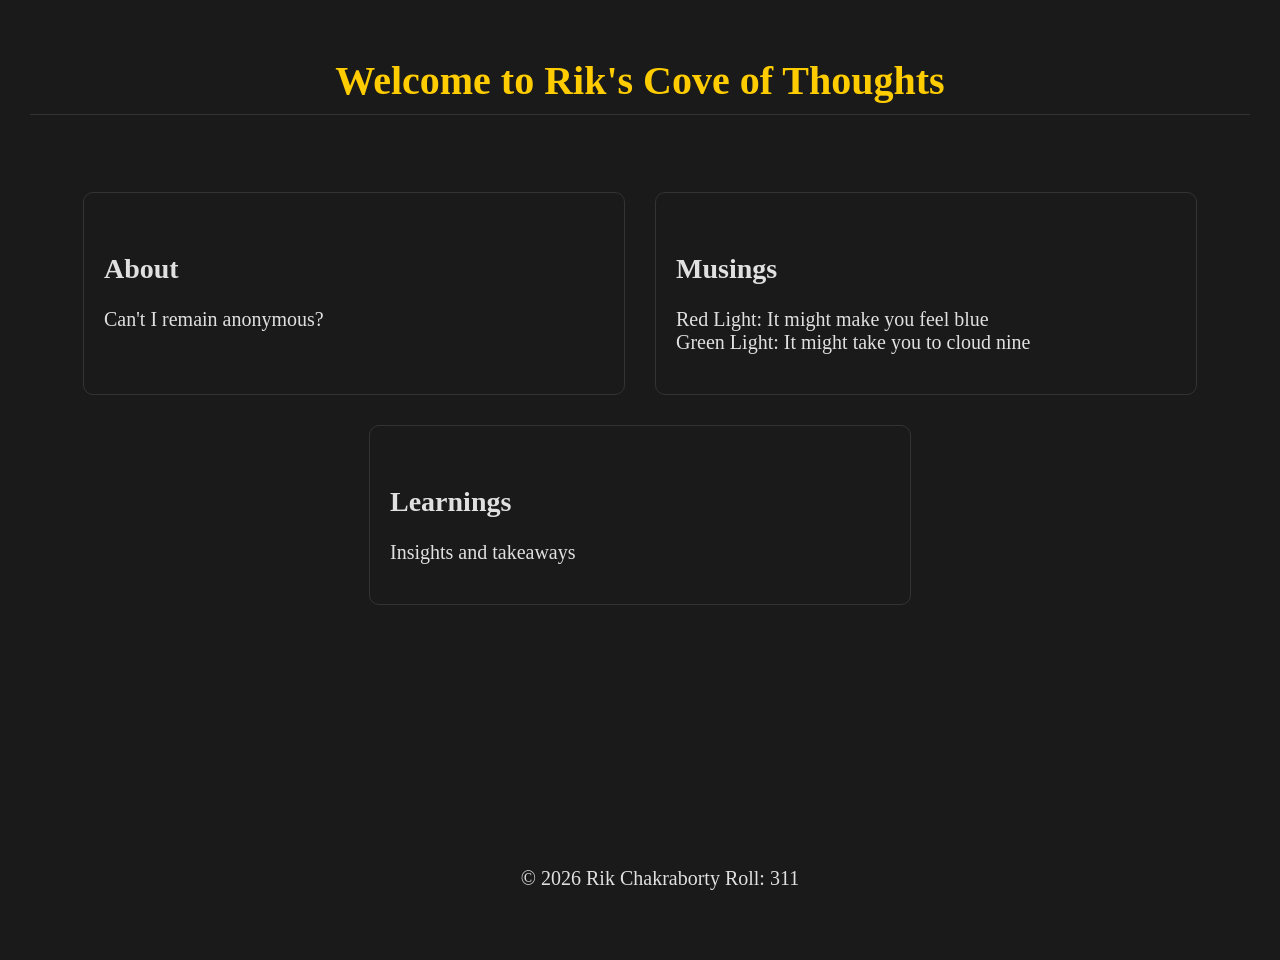
<file: index.html>
<!DOCTYPE html>
<html>
<head>
    <title>Rik's Cove of Thoughts</title>
    <link rel="stylesheet" href="style.css">
</head>
<body>

<h1>Welcome to Rik's Cove of Thoughts</h1>

<div class="nav-cards">

    <a href="about.html" class="card">
        <h2>About</h2>
        <p>Can't I remain anonymous?</p>
    </a>

    <a href="musings.html" class="card">
        <h2>Musings</h2>
        <p>Red Light: It might make you feel blue<br>Green Light: It might take you to cloud nine</p>
    </a>

    <a href="learnings.html" class="card">
        <h2>Learnings</h2>
        <p>Insights and takeaways </p>
    </a>

</div>

<footer class="footer">
    <p>© 2026 Rik Chakraborty	Roll: 311</p>
</footer>
</body>
</html>
</file>
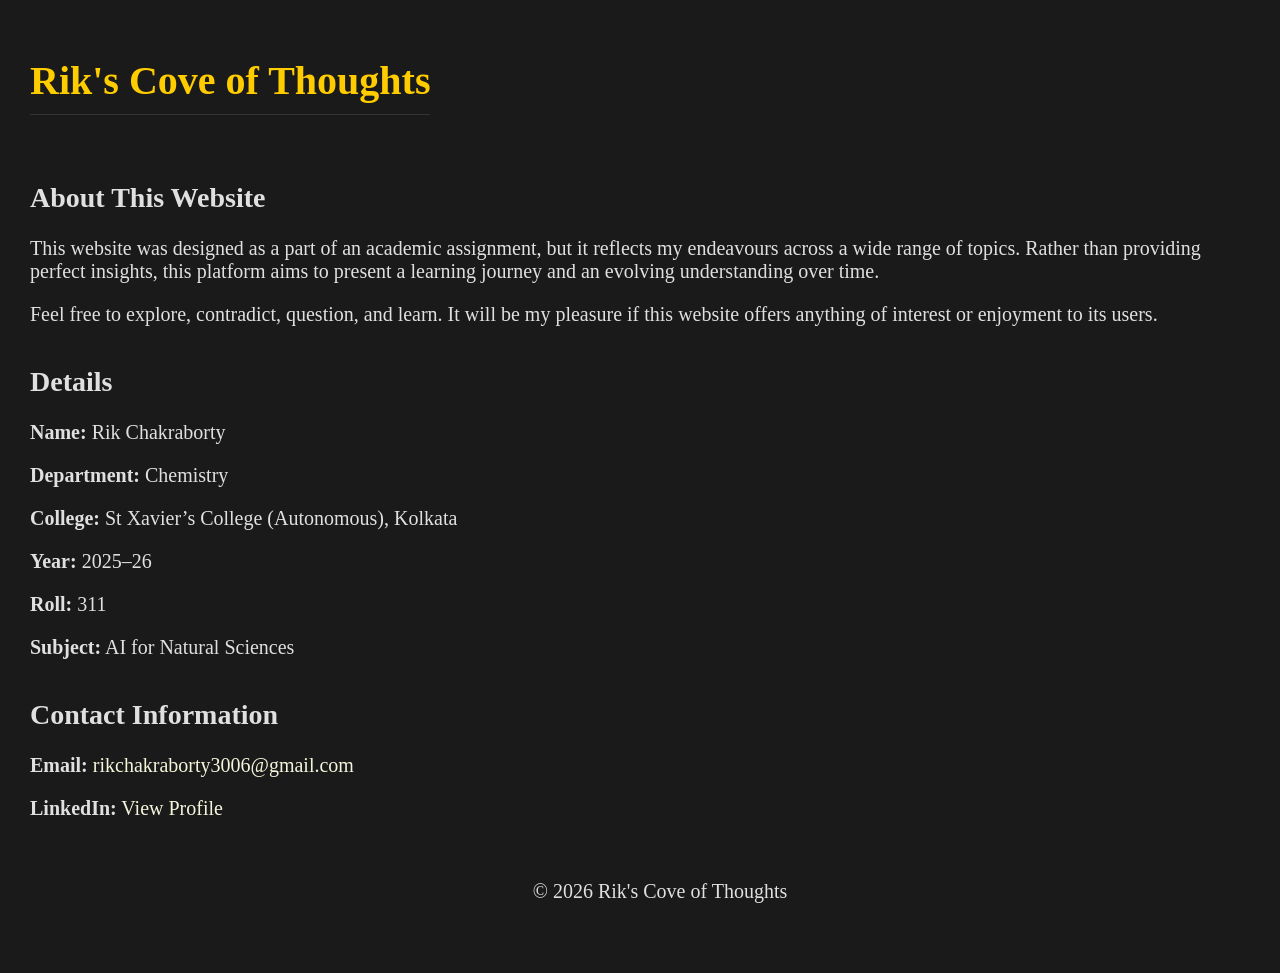
<file: about.html>
<!DOCTYPE html>
<html lang="en">
<head>
    
    <meta name="viewport" content="width=device-width, initial-scale=1.0">
    <title>About - Rik's Cove of Thoughts</title>

    <!-- FIXED extra > -->
    <link rel="stylesheet" href="style.css">
</head>

<body>

<header class="header">
    <h1 class="title">Rik's Cove of Thoughts</h1>
</header>

<div class="container">

    <section>
        <h2>About This Website</h2>
        <p>
            This website was designed as a part of an academic assignment, but it reflects my
            endeavours across a wide range of topics. Rather than providing perfect insights,
            this platform aims to present a learning journey and an evolving understanding over time.
        </p>

        <p>
            Feel free to explore, contradict, question, and learn. It will be my pleasure if this
            website offers anything of interest or enjoyment to its users.
        </p>
    </section>

    <section>
        <h2>Details</h2>
        <p><strong>Name:</strong> Rik Chakraborty</p>
        <p><strong>Department:</strong> Chemistry</p>
        <p><strong>College:</strong> St Xavier’s College (Autonomous), Kolkata</p>
        <p><strong>Year:</strong> 2025–26</p>
        <p><strong>Roll:</strong> 311</p>
        <p><strong>Subject:</strong> AI for Natural Sciences</p>
    </section>

    <section>
        <h2>Contact Information</h2>
        <p><strong>Email:</strong> 
            <a href="mailto:rikchakraborty3006@gmail.com">
                rikchakraborty3006@gmail.com
            </a>
        </p>

        <p><strong>LinkedIn:</strong> 
            <a href="https://www.linkedin.com/in/rik-chakraborty-14a450368" target="_blank">
                View Profile
            </a>
        </p>
    </section>

</div>

<footer class="footer">
    <p>© 2026 Rik's Cove of Thoughts</p>
</footer>

</body>
</html>
</file>
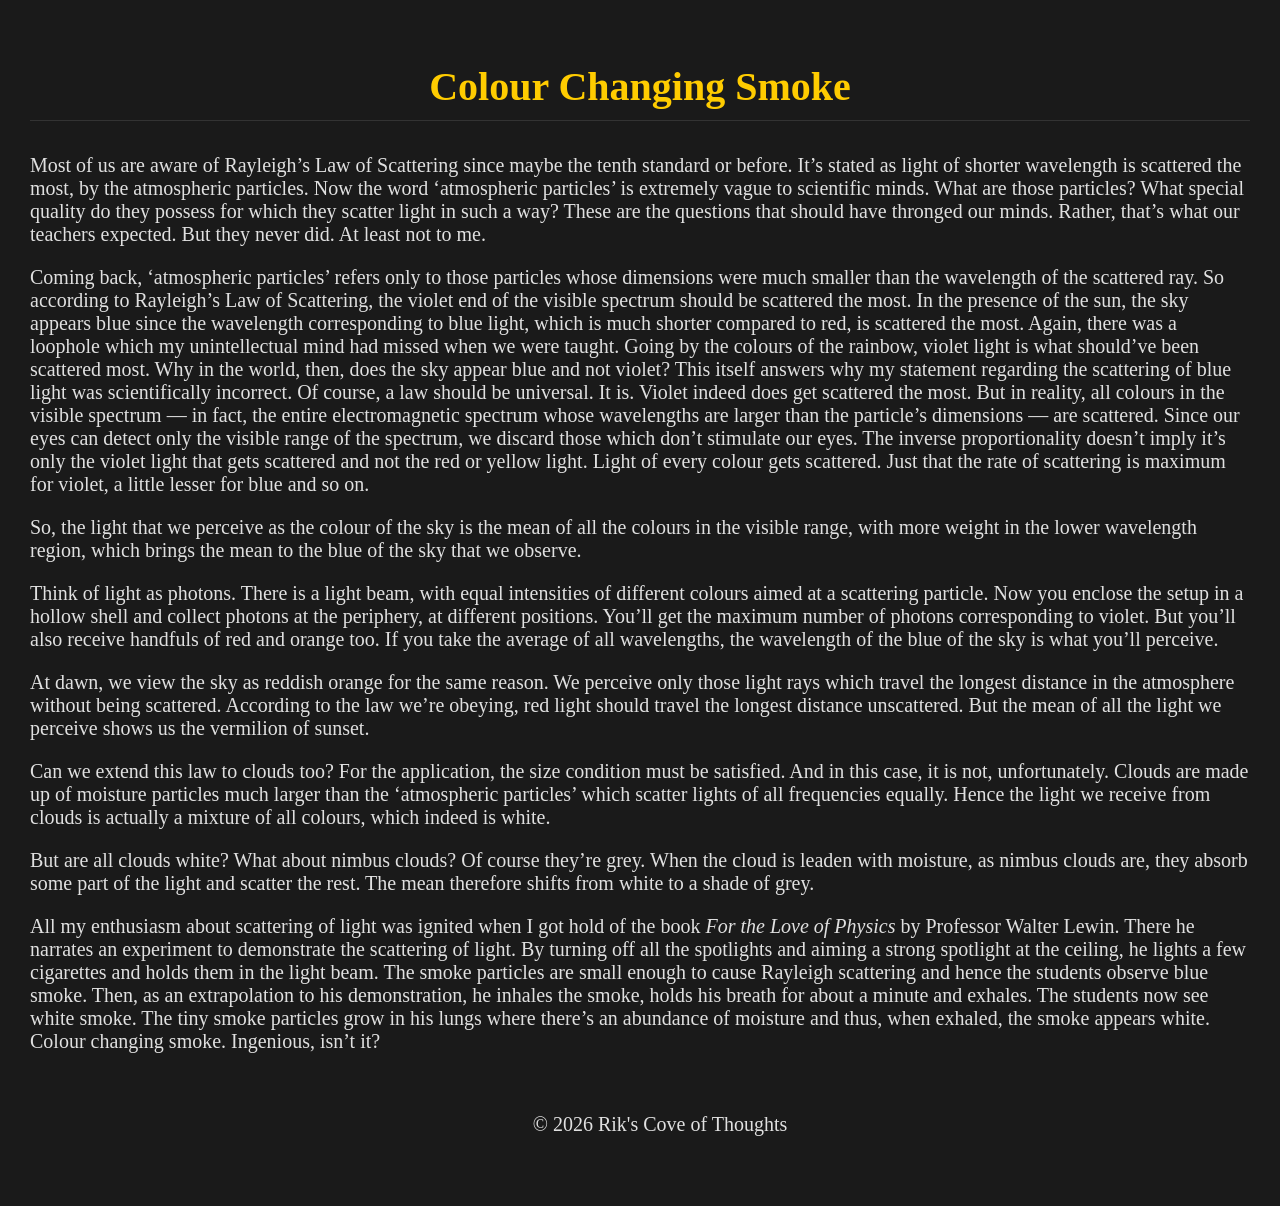
<file: Colour Changing Smoke.html>
<!DOCTYPE html>
<html lang="en">
<head>
    <meta charset="UTF-8">
    <meta name="viewport" content="width=device-width, initial-scale=1.0">
    <title>Colour Changing Smoke</title>
    <link rel="stylesheet" href="style.css">
</head>
<body>

        <main class="article-container">
        <article>
            <h1>Colour Changing Smoke</h1>

            <p>
                Most of us are aware of Rayleigh’s Law of Scattering since maybe the tenth standard or before. It’s stated as light of shorter wavelength is scattered the most, by the atmospheric particles. Now the word ‘atmospheric particles’ is extremely vague to scientific minds. What are those particles? What special quality do they possess for which they scatter light in such a way? These are the questions that should have thronged our minds. Rather, that’s what our teachers expected. But they never did. At least not to me.
 </p>

            <p>
            
                Coming back, ‘atmospheric particles’ refers only to those particles whose dimensions were much smaller than the wavelength of the scattered ray. So according to Rayleigh’s Law of Scattering, the violet end of the visible spectrum should be scattered the most.
            
                In the presence of the sun, the sky appears blue since the wavelength corresponding to blue light, which is much shorter compared to red, is scattered the most. Again, there was a loophole which my unintellectual mind had missed when we were taught. Going by the colours of the rainbow, violet light is what should’ve been scattered most. Why in the world, then, does the sky appear blue and not violet?
                            This itself answers why my statement regarding the scattering of blue light was scientifically incorrect. Of course, a law should be universal. It is. Violet indeed does get scattered the most. But in reality, all colours in the visible spectrum — in fact, the entire electromagnetic spectrum whose wavelengths are larger than the particle’s dimensions — are scattered.
           
                Since our eyes can detect only the visible range of the spectrum, we discard those which don’t stimulate our eyes. The inverse proportionality doesn’t imply it’s only the violet light that gets scattered and not the red or yellow light. Light of every colour gets scattered. Just that the rate of scattering is maximum for violet, a little lesser for blue and so on.
            </p>

            <p>
                So, the light that we perceive as the colour of the sky is the mean of all the colours in the visible range, with more weight in the lower wavelength region, which brings the mean to the blue of the sky that we observe.
            </p>

            <p>
                Think of light as photons. There is a light beam, with equal intensities of different colours aimed at a scattering particle. Now you enclose the setup in a hollow shell and collect photons at the periphery, at different positions. You’ll get the maximum number of photons corresponding to violet. But you’ll also receive handfuls of red and orange too. If you take the average of all wavelengths, the wavelength of the blue of the sky is what you’ll perceive.
            </p>

            <p>
                At dawn, we view the sky as reddish orange for the same reason. We perceive only those light rays which travel the longest distance in the atmosphere without being scattered. According to the law we’re obeying, red light should travel the longest distance unscattered. But the mean of all the light we perceive shows us the vermilion of sunset.
            </p>

           

            <p>
                Can we extend this law to clouds too? For the application, the size condition must be satisfied. And in this case, it is not, unfortunately. Clouds are made up of moisture particles much larger than the ‘atmospheric particles’ which scatter lights of all frequencies equally.
            
                Hence the light we receive from clouds is actually a mixture of all colours, which indeed is white.
            </p>

            <p>
                But are all clouds white? What about nimbus clouds? Of course they’re grey. When the cloud is leaden with moisture, as nimbus clouds are, they absorb some part of the light and scatter the rest. The mean therefore shifts from white to a shade of grey.
            </p>

            
            <p>
                All my enthusiasm about scattering of light was ignited when I got hold of the book <em>For the Love of Physics</em> by Professor Walter Lewin. There he narrates an experiment to demonstrate the scattering of light.
                           By turning off all the spotlights and aiming a strong spotlight at the ceiling, he lights a few cigarettes and holds them in the light beam. The smoke particles are small enough to cause Rayleigh scattering and hence the students observe blue smoke.
            
                Then, as an extrapolation to his demonstration, he inhales the smoke, holds his breath for about a minute and exhales. The students now see white smoke.
                            The tiny smoke particles grow in his lungs where there’s an abundance of moisture and thus, when exhaled, the smoke appears white. Colour changing smoke. Ingenious, isn’t it?
            </p>
        </article>
    </main>
<footer class="footer">
    <p>© 2026 Rik's Cove of Thoughts</p>
</footer>

</body>
</html>
</file>
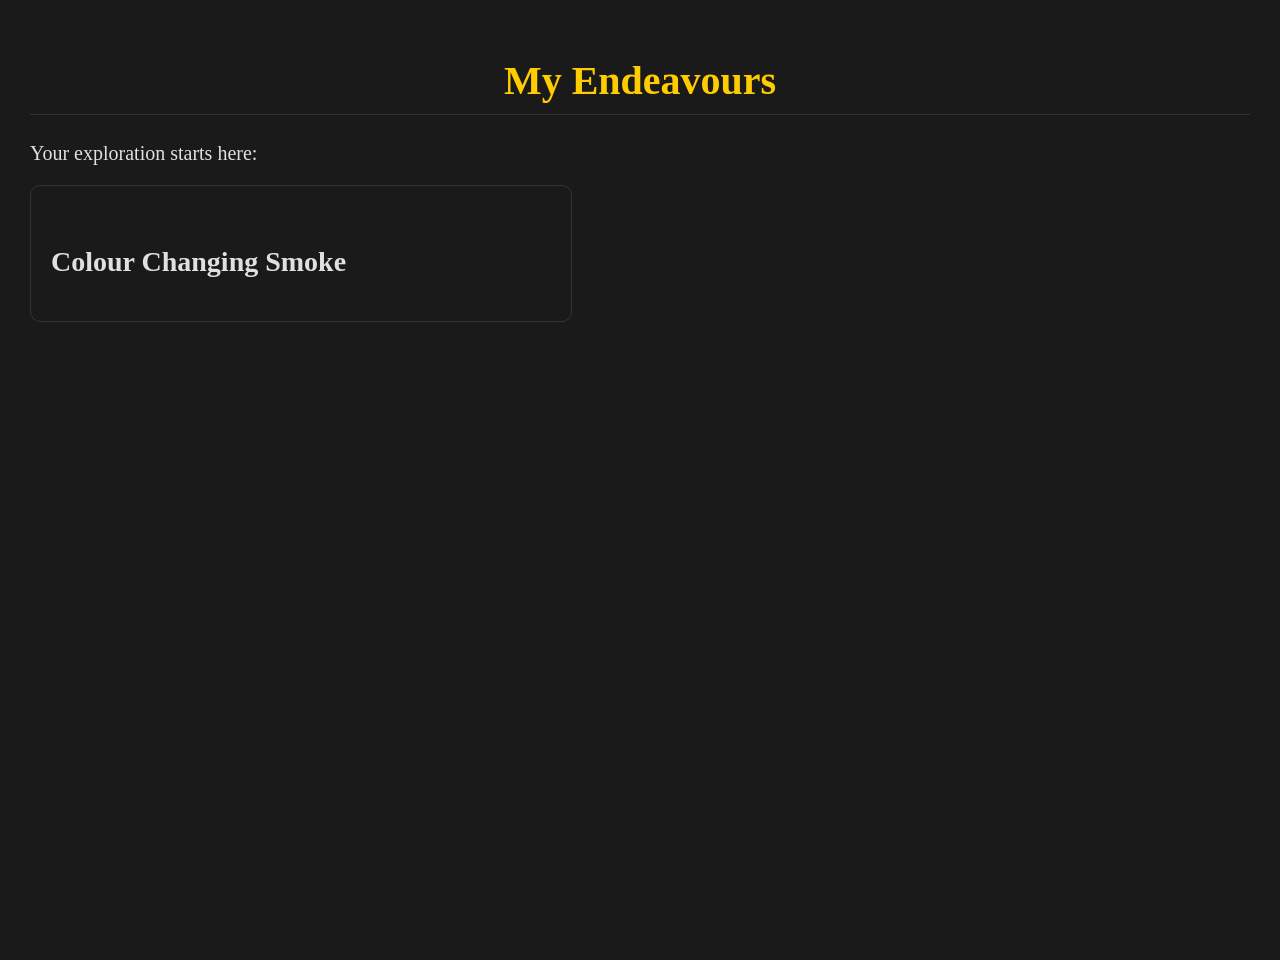
<file: learnings.html>
<!DOCTYPE html>
<html lang="en">
<head>
    <meta charset="UTF-8">
    <meta name="viewport" content="width=device-width, initial-scale=1.0">
    <title>Learnings</title>
    <link rel="stylesheet" href="style.css">
</head>
<body>

   

    <div class="container">
        <h1>My Endeavours</h1>
        <p>Your exploration starts here:</p>

        <div class="learning-grid">

            
	     <a href="Colour Changing Smoke.html" class="card">
                <h2>Colour Changing Smoke</h2>
               
            </a>


            

        </div>
    </div>

</body>
</html>
</file>
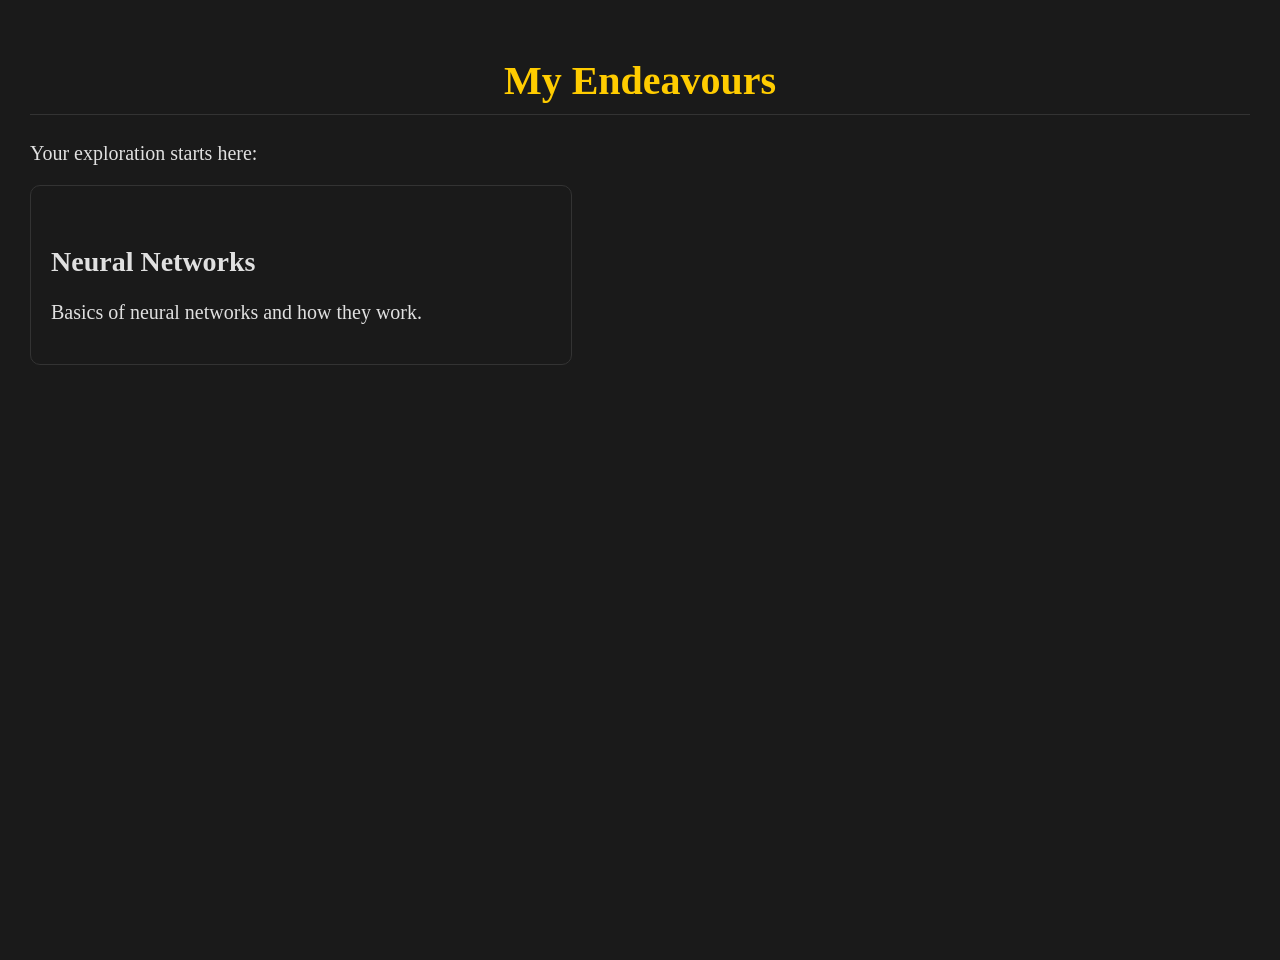
<file: Learnings.html>
<!DOCTYPE html>
<html lang="en">
<head>
    <meta charset="UTF-8">
    <meta name="viewport" content="width=device-width, initial-scale=1.0">
    <title>Learnings</title>
    <link rel="stylesheet" href="style.css">
</head>
<body>

   

    <div class="container">
        <h1>My Endeavours</h1>
        <p>Your exploration starts here:</p>

        <div class="learning-grid">

            <a href="Neural_Network.html" class="card">
                <h2>Neural Networks</h2>
                <p>Basics of neural networks and how they work.</p>
            </a>

            

        </div>
    </div>

</body>
</html>
</file>
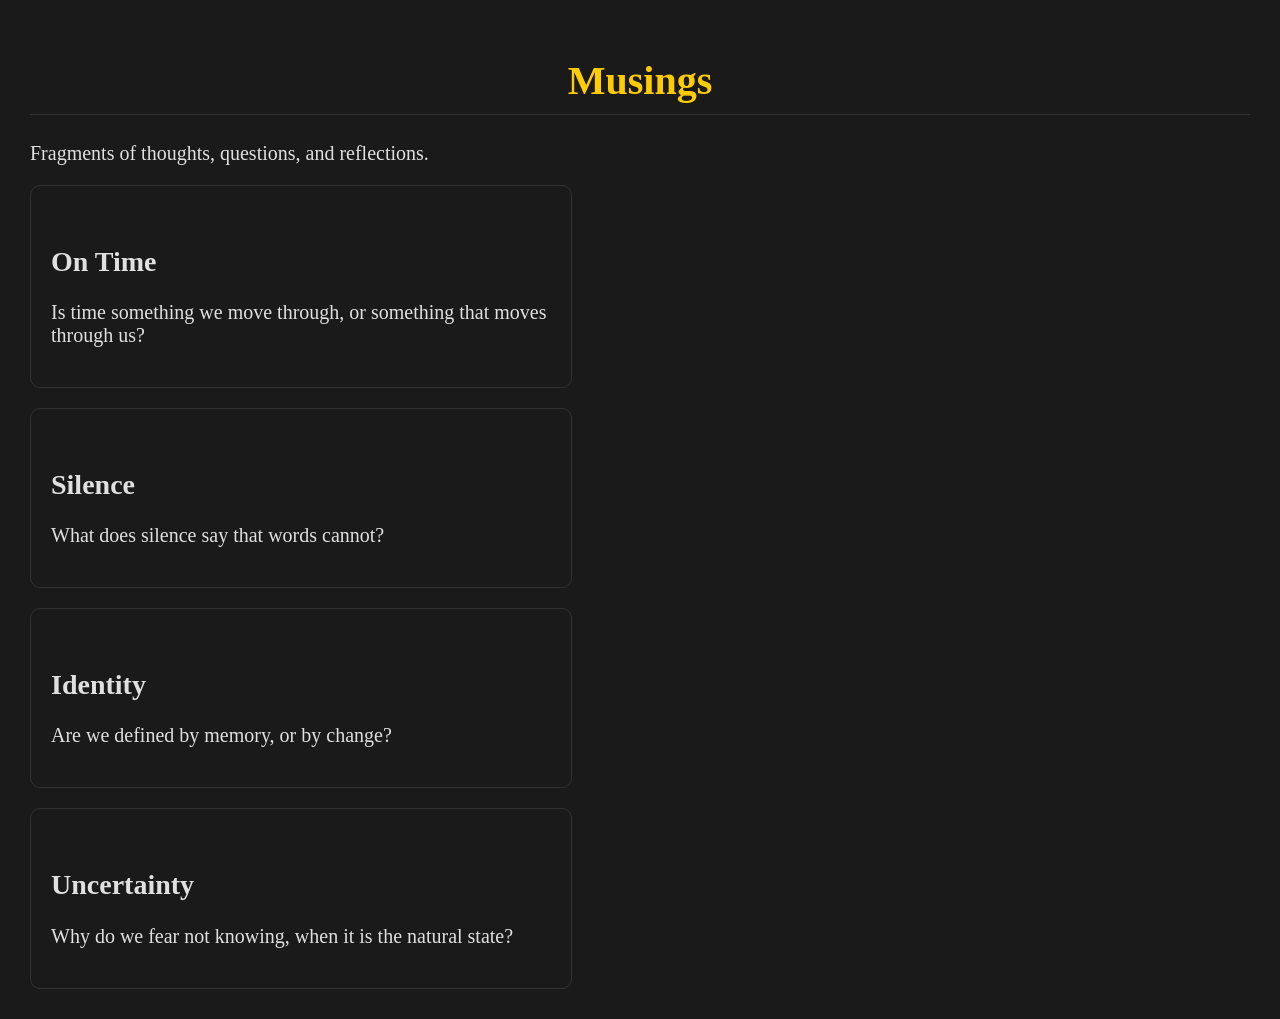
<file: musings.html>
<!DOCTYPE html>
<html lang="en">
<head>
    <meta charset="UTF-8">
    <meta name="viewport" content="width=device-width, initial-scale=1.0">
    <title>Musings</title>
    <link rel="stylesheet" href="style.css">
</head>
<body>

   

    <!-- Main Content -->
    <div class="container">
        <h1>Musings</h1>
        <p>Fragments of thoughts, questions, and reflections.</p>

        <div class="learning-grid">

            <a href="thought1.html" class="card">
                <h2>On Time</h2>
                <p>Is time something we move through, or something that moves through us?</p>
            </a>

            <a href="thought2.html" class="card">
                <h2>Silence</h2>
                <p>What does silence say that words cannot?</p>
            </a>

            <a href="thought3.html" class="card">
                <h2>Identity</h2>
                <p>Are we defined by memory, or by change?</p>
            </a>

            <a href="thought4.html" class="card">
                <h2>Uncertainty</h2>
                <p>Why do we fear not knowing, when it is the natural state?</p>
            </a>

        </div>
    </div>

</body>
</html>
</file>
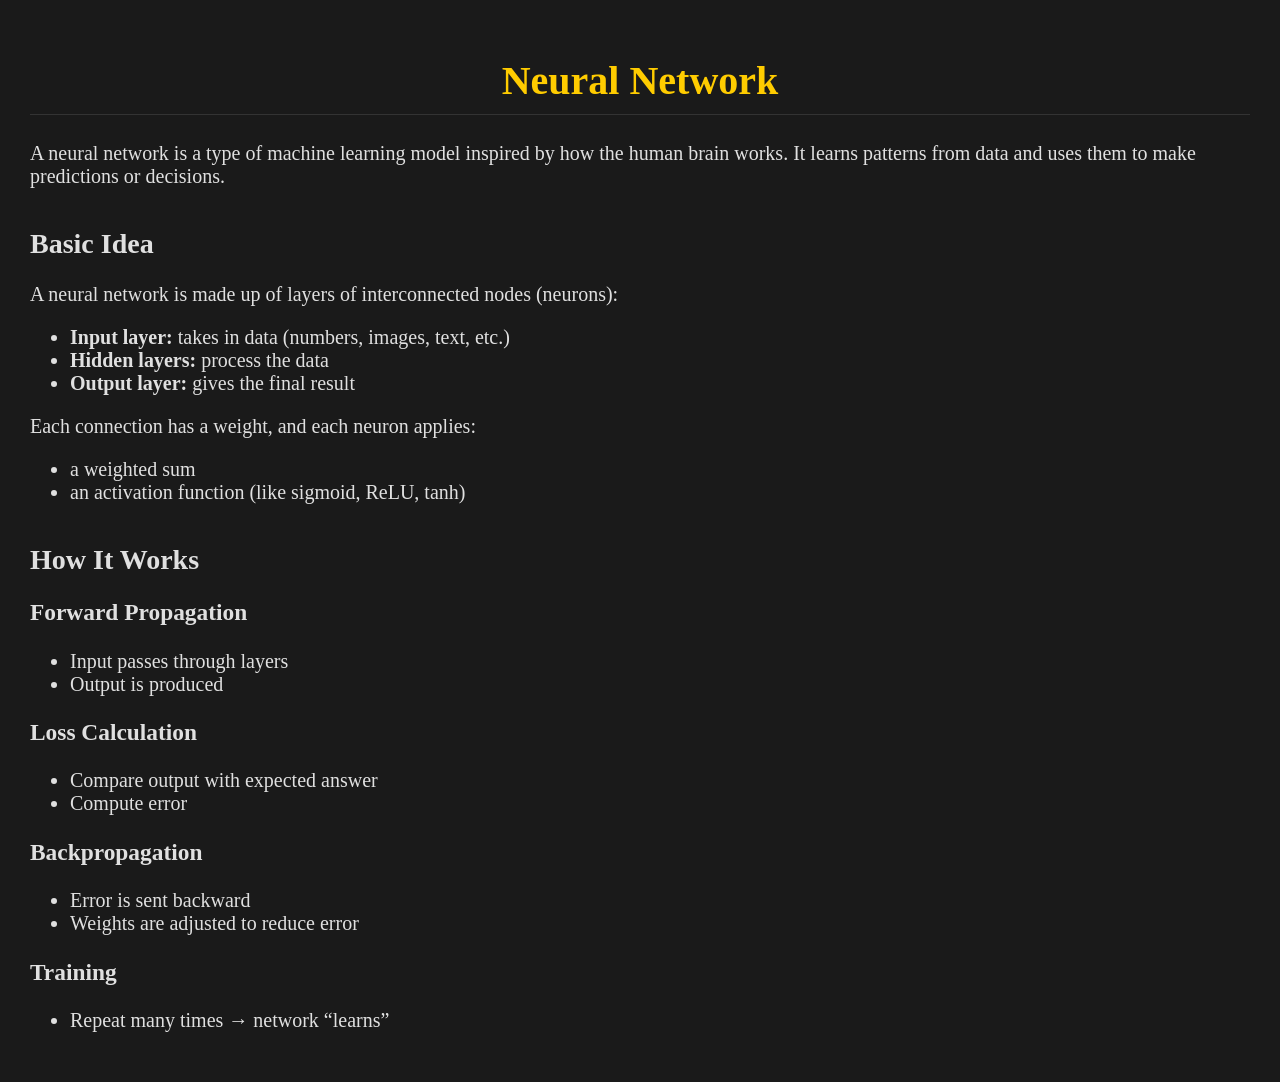
<file: Neural_Network.html>
<!DOCTYPE html>
<html lang="en">
<head>
    <meta charset="UTF-8">
    <meta name="viewport" content="width=device-width, initial-scale=1.0">
    <title>Neural Network</title>
    <link rel="stylesheet" href="style.css">
</head>
<body>

    <div class="container">
        <h1>Neural Network</h1>

        <p>
            A neural network is a type of machine learning model inspired by how the human brain works.
            It learns patterns from data and uses them to make predictions or decisions.
        </p>

        <h2>Basic Idea</h2>
        <p>A neural network is made up of layers of interconnected nodes (neurons):</p>

        <ul>
            <li><strong>Input layer:</strong> takes in data (numbers, images, text, etc.)</li>
            <li><strong>Hidden layers:</strong> process the data</li>
            <li><strong>Output layer:</strong> gives the final result</li>
        </ul>

        <p>Each connection has a weight, and each neuron applies:</p>
        <ul>
            <li>a weighted sum</li>
            <li>an activation function (like sigmoid, ReLU, tanh)</li>
        </ul>

        <h2>How It Works</h2>

        <h3>Forward Propagation</h3>
        <ul>
            <li>Input passes through layers</li>
            <li>Output is produced</li>
        </ul>

        <h3>Loss Calculation</h3>
        <ul>
            <li>Compare output with expected answer</li>
            <li>Compute error</li>
        </ul>

        <h3>Backpropagation</h3>
        <ul>
            <li>Error is sent backward</li>
            <li>Weights are adjusted to reduce error</li>
        </ul>

        <h3>Training</h3>
        <ul>
            <li>Repeat many times → network “learns”</li>
        </ul>

    </div>

</body>
</html>
</file>
<file: style.css>
/* Targets the background and default text */
body {
    background-color: #1a1a1a;
    color: #e0e0e0;
    font-family: 'Georgia', serif;
    font-size: 20px;
    margin: 0;
    padding: 30px;

    display: flex;
    flex-direction: column;   /* 🔥 important */
    min-height: 100vh;        /* full page height */
}

/* Centers only the content, NOT header/footer */
.content-wrapper {
    max-width: 700px;
    padding: 60px 20px;
    line-height: 1.7;
    margin: 0 auto;   /* ✅ centers properly */
}

/* Header aligned to right */
header {
    width: 100%;
    display: flex;
    text-align: center;
    padding: 0px;
}

/* Styles your titles */
h1 {
    font-size: 40px;
    color: #ffcc00;
    border-bottom: 1px solid #333;
    padding-bottom: 10px;
    text-align: center;   /* aligns text nicely */
}

h2 {
    font-size: 28px;
    margin-top: 40px;
}

a {
    color: #F5F5DC;  /* beige */
    text-decoration: none; /* optional: removes underline */
}

.nav-cards {
    display: flex;
    justify-content: center;
    gap: 30px;
    margin-top: 50px;
    flex-wrap: wrap;
}

.card {
    text-decoration: none;
    color: #e0e0e0;
    border: 1px solid #333;
    padding: 20px;
    width: 220px;
    border-radius: 10px;
    transition: 0.3s;
}

.card:hover {
    background-color: #222;
    transform: translateY(-5px);
    border-color: #87CEFA;
}

.learning-grid {
    display: flex;
    flex-direction: column;  /* stacks items vertically */
    gap: 20px;
    margin-top: 20px;
}
.card {
    min-width: 500px;   /* fixed width so they stay in one line */
    flex-shrink: 0;     /* prevents shrinking */
}
/* Footer at bottom center */
footer {
    margin-top: auto;   /* 🔥 pushes it to bottom */
    text-align: center;
    padding: 20px;
    width: 100%;
}
</file>
